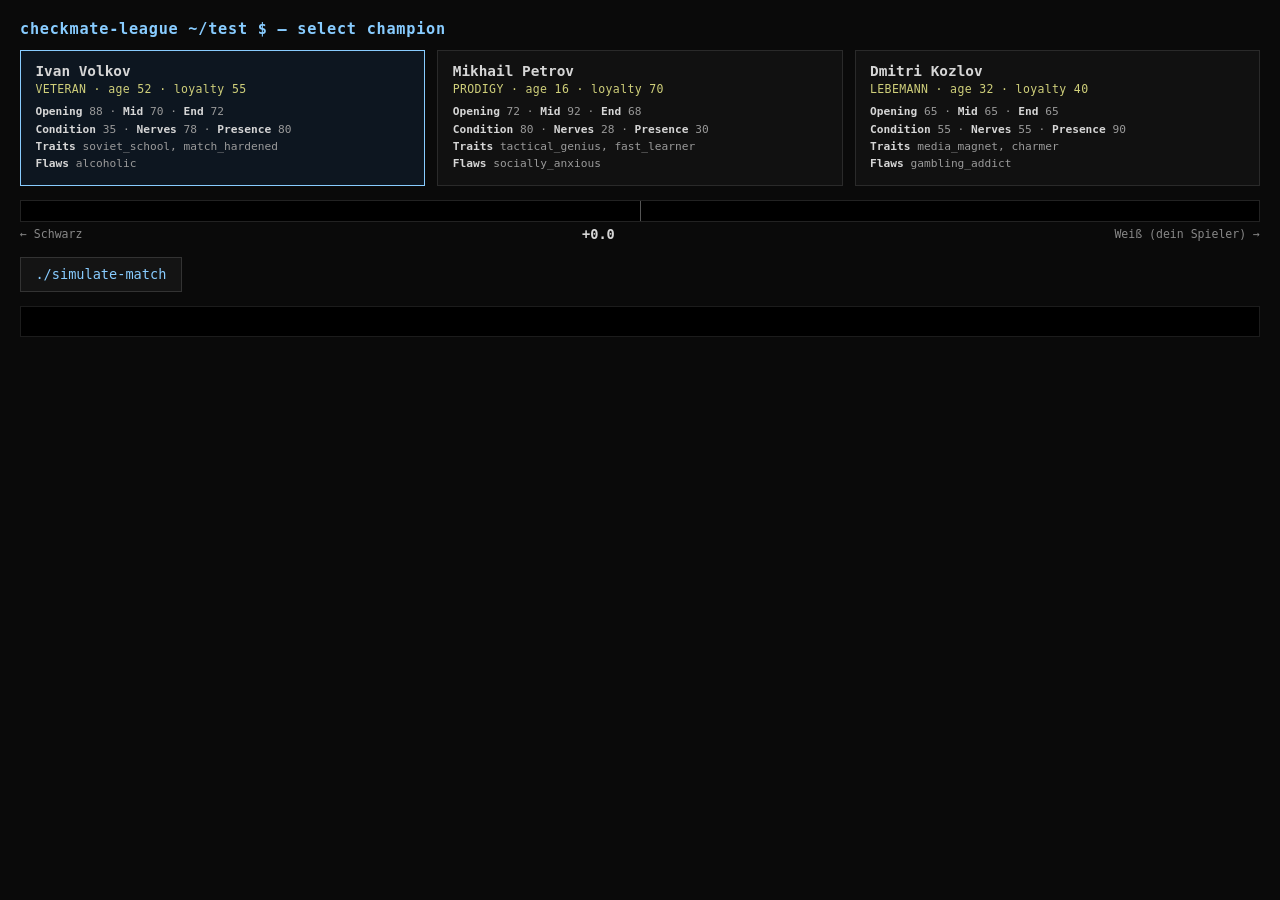
<file: test.html>
<!doctype html>
<html lang="en">
<head>
<meta charset="utf-8" />
<meta name="viewport" content="width=device-width,initial-scale=1" />
<title>Checkmate League — Test Harness</title>
<style>
  body { background: #0a0a0a; color: #d6d6d6; font-family: ui-monospace, Menlo, Consolas, monospace; margin: 0; padding: 1.25rem; }
  h1 { color: #8cf; font-size: 0.95rem; margin: 0 0 0.75rem; letter-spacing: 0.05em; }
  .row { display: flex; flex-wrap: wrap; gap: 0.5rem; align-items: center; margin-bottom: 0.75rem; }
  button { background: #141414; color: #8cf; border: 1px solid #333; padding: 0.55rem 0.9rem; font-family: inherit; font-size: 0.85rem; cursor: pointer; }
  button:hover { background: #1e1e1e; }
  button:disabled { opacity: 0.4; cursor: wait; }

  .cards { display: flex; gap: 0.75rem; margin-bottom: 0.9rem; flex-wrap: wrap; }
  .card { background: #111; border: 1px solid #2a2a2a; padding: 0.75rem 0.9rem; min-width: 220px; flex: 1 1 220px; cursor: pointer; transition: border-color 0.15s, background 0.15s; }
  .card:hover { border-color: #444; }
  .card.active { border-color: #8cf; background: #0d1620; }
  .card h3 { color: #d6d6d6; font-size: 0.9rem; margin: 0 0 0.2rem; font-weight: 600; }
  .card .role { color: #cfcf7a; font-size: 0.72rem; margin-bottom: 0.45rem; letter-spacing: 0.03em; }
  .card .stats { font-size: 0.7rem; color: #9a9a9a; line-height: 1.55; }
  .card .stats b { color: #d6d6d6; font-weight: 600; }

  .evalbar { margin-bottom: 0.9rem; }
  .evalbar-track { background: #000; border: 1px solid #222; height: 20px; position: relative; overflow: hidden; }
  .evalbar-fill { position: absolute; top: 0; bottom: 0; left: 50%; width: 0; background: #8cf; transition: width 0.25s ease-out, left 0.25s ease-out, background 0.25s; }
  .evalbar-fill.bad { background: #c66; }
  .evalbar-fill.neutral { background: #666; }
  .evalbar-mid { position: absolute; top: 0; bottom: 0; left: 50%; width: 1px; background: #555; z-index: 1; }
  .evalbar-label { font-size: 0.72rem; color: #888; margin-top: 0.25rem; display: flex; justify-content: space-between; align-items: center; }
  .evalbar-label b { color: #d6d6d6; font-weight: 600; font-size: 0.85rem; }

  #log { background: #000; border: 1px solid #1c1c1c; padding: 0.9rem; white-space: pre-wrap; max-height: 50vh; overflow: auto; font-size: 0.85rem; line-height: 1.45; }
  .status { color: #cfcf7a; }
  .com { color: #9cc; }
  .pick { color: #8cf; }
  .opening { color: #b99cdf; }
  .hr { color: #444; }
</style>
</head>
<body>
<h1>checkmate-league ~/test $ — select champion</h1>

<div class="cards" id="cards"></div>

<div class="evalbar">
  <div class="evalbar-track">
    <div class="evalbar-mid"></div>
    <div class="evalbar-fill" id="evalFill"></div>
  </div>
  <div class="evalbar-label">
    <span>&larr; Schwarz</span>
    <b id="evalText">+0.0</b>
    <span>Weiß (dein Spieler) &rarr;</span>
  </div>
</div>

<div class="row">
  <button id="run">./simulate-match</button>
</div>

<pre id="log"></pre>

<script type="module">
import { getAllCharacters, getCharacterById } from "./src/game/characters.js";
import { buildStatusLine, getGamePhase, getPositionAssessment } from "./src/game/match-status.js";
import { getCommentary } from "./src/game/commentary.js";
import { detectOpening } from "./src/game/openings.js";

// Scripted match: Sicilian Najdorf, tactical middlegame, decisive endgame.
const SCRIPTED_SAN = [
  "e4",  "c5",  "Nf3", "d6",  "d4",  "cxd4", "Nxd4", "Nf6", "Nc3", "a6",
  "Be2", "e5",  "Nb3", "Be7", "O-O", "O-O",  "Be3",  "Be6", "Qd3", "Nbd7",
  "Rad1","Rc8", "Nd5", "Bxd5","exd5","Nb6",  "c4",   "Nfd7","f4",  "exf4",
];

const SCRIPTED_EVALS = [
   0.0,  0.1,  0.2,  0.3,  0.1, -0.2, -0.4, -0.1,  0.2,  0.5,
   0.8,  1.2,  1.8,  1.5,  0.9,  0.3, -0.4, -0.8, -0.3,  0.4,
   1.1,  1.9,  2.6,  2.2,  1.7,  2.1,  2.8,  3.4,  3.9,  5.0,
];

// Derive moveType straight from the SAN string — same logic the real match would use.
function detectMoveType(san) {
  if (!san) return "normal";
  if (san.startsWith("O-O")) return "castle";
  if (san.endsWith("#")) return "checkmate";
  if (san.endsWith("+")) return "check";
  if (san.includes("=")) return "promotion";
  if (san.includes("x")) return "capture";
  return "normal";
}

// --- character cards ---
let selectedId = getAllCharacters()[0].id;
const cardsEl = document.getElementById("cards");
function renderCards() {
  cardsEl.innerHTML = "";
  for (const c of getAllCharacters()) {
    const card = document.createElement("div");
    card.className = "card" + (c.id === selectedId ? " active" : "");
    card.innerHTML = `
      <h3>${c.name}</h3>
      <div class="role">${c.role.toUpperCase()} &middot; age ${c.age} &middot; loyalty ${c.loyalty}</div>
      <div class="stats">
        <b>Opening</b> ${c.stats.opening} &middot; <b>Mid</b> ${c.stats.middlegame} &middot; <b>End</b> ${c.stats.endgame}<br/>
        <b>Condition</b> ${c.stats.condition} &middot; <b>Nerves</b> ${c.stats.nerves} &middot; <b>Presence</b> ${c.stats.presence}<br/>
        <b>Traits</b> ${c.traits.join(", ")}<br/>
        <b>Flaws</b> ${c.flaws.join(", ")}
      </div>`;
    card.addEventListener("click", () => { selectedId = c.id; renderCards(); });
    cardsEl.appendChild(card);
  }
}
renderCards();

// --- eval bar ---
const evalFill = document.getElementById("evalFill");
const evalText = document.getElementById("evalText");
function updateEvalBar(evalPawns) {
  const clamped = Math.max(-5, Math.min(5, evalPawns));
  const pct = Math.abs(clamped) / 5 * 50;
  if (clamped >= 0) {
    evalFill.style.left = "50%";
    evalFill.style.width = pct + "%";
  } else {
    evalFill.style.left = (50 - pct) + "%";
    evalFill.style.width = pct + "%";
  }
  const { tone } = getPositionAssessment(evalPawns);
  const cls = tone.includes("bad") ? "bad" : tone === "neutral" ? "neutral" : "";
  evalFill.className = "evalbar-fill " + cls;
  evalText.textContent = (evalPawns >= 0 ? "+" : "") + evalPawns.toFixed(1);
}
updateEvalBar(0);

// --- log ---
const logEl = document.getElementById("log");
function write(line, cls = "") {
  const span = document.createElement("span");
  if (cls) span.className = cls;
  span.textContent = line + "\n";
  logEl.appendChild(span);
  logEl.scrollTop = logEl.scrollHeight;
  console.log(line);
}

// --- simulate loop ---
const runBtn = document.getElementById("run");
runBtn.addEventListener("click", async () => {
  logEl.textContent = "";
  runBtn.disabled = true;
  const champ = getCharacterById(selectedId);
  write(`>> champion selected: ${champ.name} [${champ.role}, age ${champ.age}]`, "pick");
  write(`>> traits: ${champ.traits.join(", ")} | flaws: ${champ.flaws.join(", ")}`, "pick");
  write(`>> simulating ${SCRIPTED_EVALS.length} moves ...`, "pick");
  write("---------------------------------------------", "hr");

  updateEvalBar(0);
  let prev = 0;
  let lastOpeningName = null;

  for (let i = 0; i < SCRIPTED_EVALS.length; i++) {
    const moveNumber = i + 1;
    const san = SCRIPTED_SAN[i] ?? "?";
    const evalPawns = SCRIPTED_EVALS[i];
    const evalDelta = +(evalPawns - prev).toFixed(2);
    prev = evalPawns;
    const moveType = detectMoveType(san);
    const isOwnMove = moveNumber % 2 === 1;

    updateEvalBar(evalPawns);

    const status = buildStatusLine({ evalPawns, moveNumber });
    write(`[${String(moveNumber).padStart(2, "0")}] ${san.padEnd(6)} ${status}`, "status");

    const opening = detectOpening(SCRIPTED_SAN.slice(0, moveNumber));
    if (opening && opening.name !== lastOpeningName) {
      write(`     [book] ${opening.eco} ${opening.name}`, "opening");
      lastOpeningName = opening.name;
    }

    const commentary = getCommentary({
      phase: getGamePhase(moveNumber),
      evalDelta, moveType, isOwnMove, eval: evalPawns,
    });
    if (commentary) write(`     > ${commentary}`, "com");

    await new Promise((r) => setTimeout(r, 350));
  }

  write("---------------------------------------------", "hr");
  write(">> match finished.", "pick");
  runBtn.disabled = false;
});
</script>
</body>
</html>
</file>
